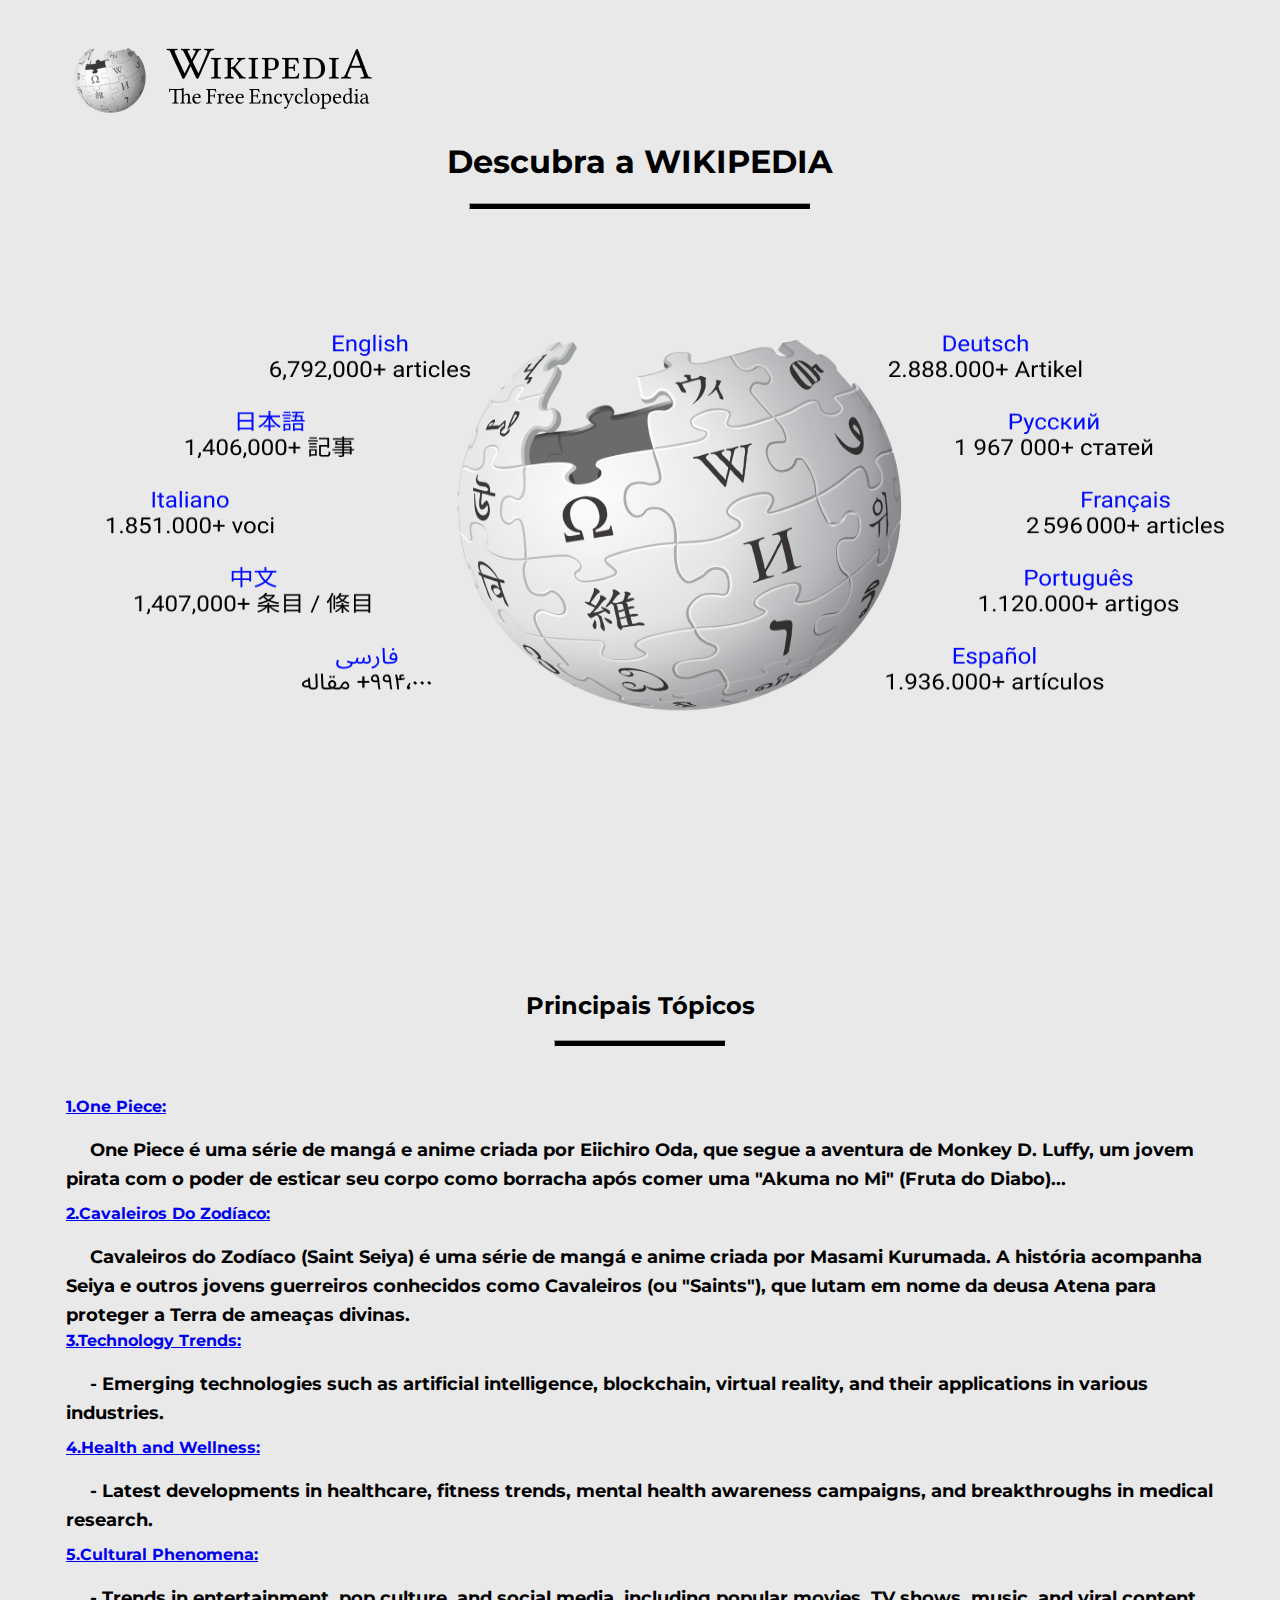
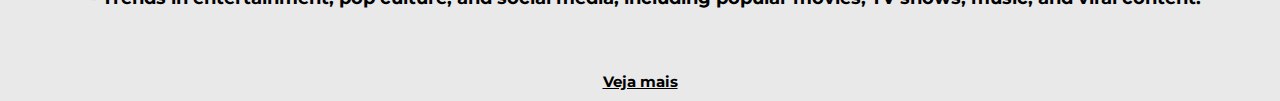
<file: index.html>
<!DOCTYPE html>
<html lang="en">
<head>
    <meta charset="UTF-8">
    <meta name="viewport" content="width=device-width, initial-scale=1.0">
    <link rel="stylesheet" href="style.css">
    <link rel="preconnect" href="https://fonts.googleapis.com">
    <link rel="preconnect" href="https://fonts.gstatic.com" crossorigin>
    <link href="https://fonts.googleapis.com/css2?family=Montserrat:ital,wght@0,100..900;1,100..900&display=swap" rel="stylesheet">
    <title>Wikipédia</title>
</head>
<body>
    <img src="logoWiki.png" alt="" class="img1">
    <h1 class="texto1"> Descubra a WIKIPEDIA</h1>
    <hr class="linha1"> 
    <img src="mundoWiki.png" alt="" class="img2">
    <h2>Principais Tópicos</h2>
    <hr class="linha2"> 
    <P class="onepiece"> <b><a href="onepiece.html" class="pag1"> 1.One Piece: </a></b></P>
    <p class="p1"> <b>One Piece é uma série de mangá e anime criada por Eiichiro Oda, que segue a aventura de Monkey D. Luffy, um jovem pirata com o poder de esticar seu corpo como borracha após comer uma "Akuma no Mi" (Fruta do Diabo)...</b></p>
    <P class="onepiece"> <b><a href="cavaleiros.html" class="pag1"> 2.Cavaleiros Do Zodíaco: </a></b></P>
    <p class="p1"> <b>Cavaleiros do Zodíaco (Saint Seiya) é uma série de mangá e anime criada por Masami Kurumada. A história acompanha Seiya e outros jovens guerreiros conhecidos como Cavaleiros (ou "Saints"), que lutam em nome da deusa Atena para proteger a Terra de ameaças divinas. </b></p>
    <P class="p2"> <b><a href="#" class="pag1"> 3.Technology Trends:</a></b></P>
    <p class="p1"> <b> - Emerging technologies such as artificial intelligence, blockchain, virtual reality, and their applications in various industries.</b></p>
    <P class="onepiece"> <b><a href="#" class="pag1"> 4.Health and Wellness:</a></b></P>
    <p class="p1"> <b> - Latest developments in healthcare, fitness trends, mental health awareness campaigns, and breakthroughs in medical research.</b></p>
    <P class="onepiece"> <b><a href="#" class="pag1"> 5.Cultural Phenomena:</a></b></P>
    <p class="p1"> <b> - Trends in entertainment, pop culture, and social media, including popular movies, TV shows, music, and viral content.</b></p>
    <p class="final"><u> <b> Veja mais </b></u></p>
    

</body>
</html>
</file>
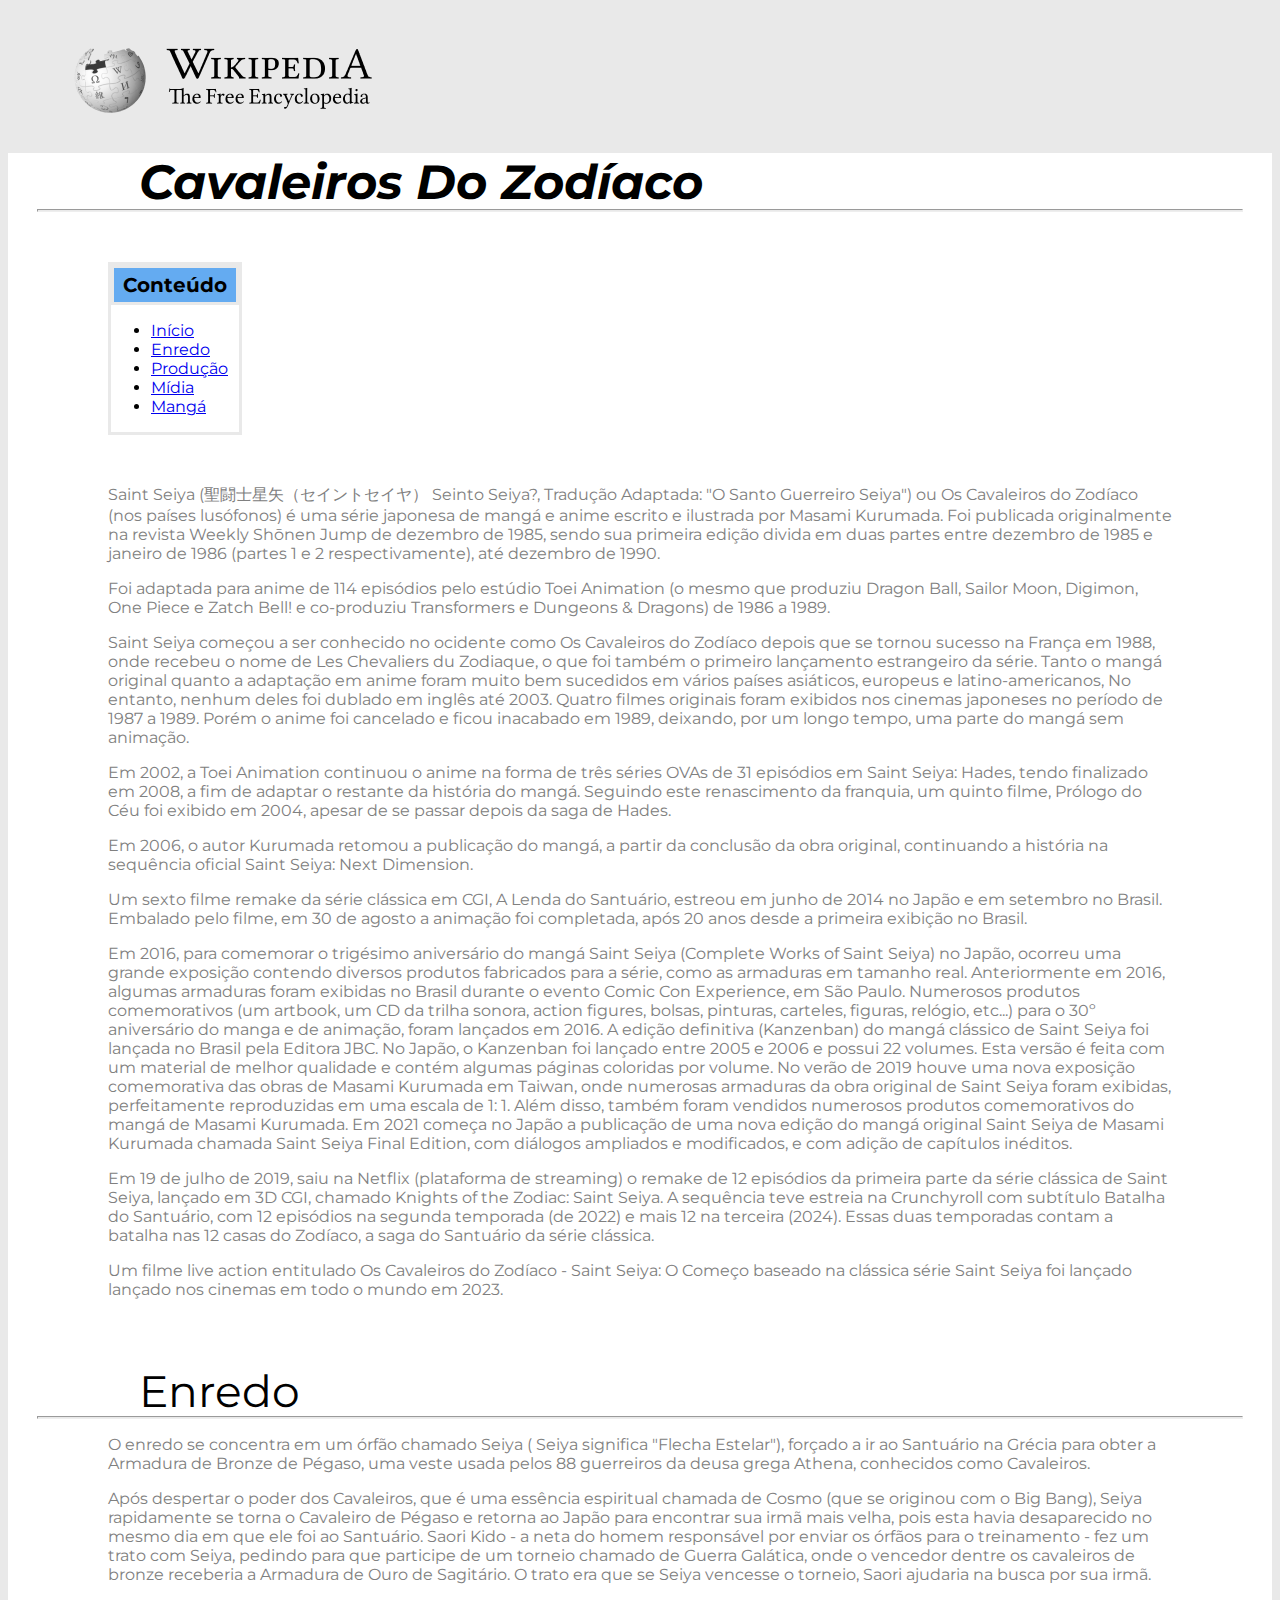
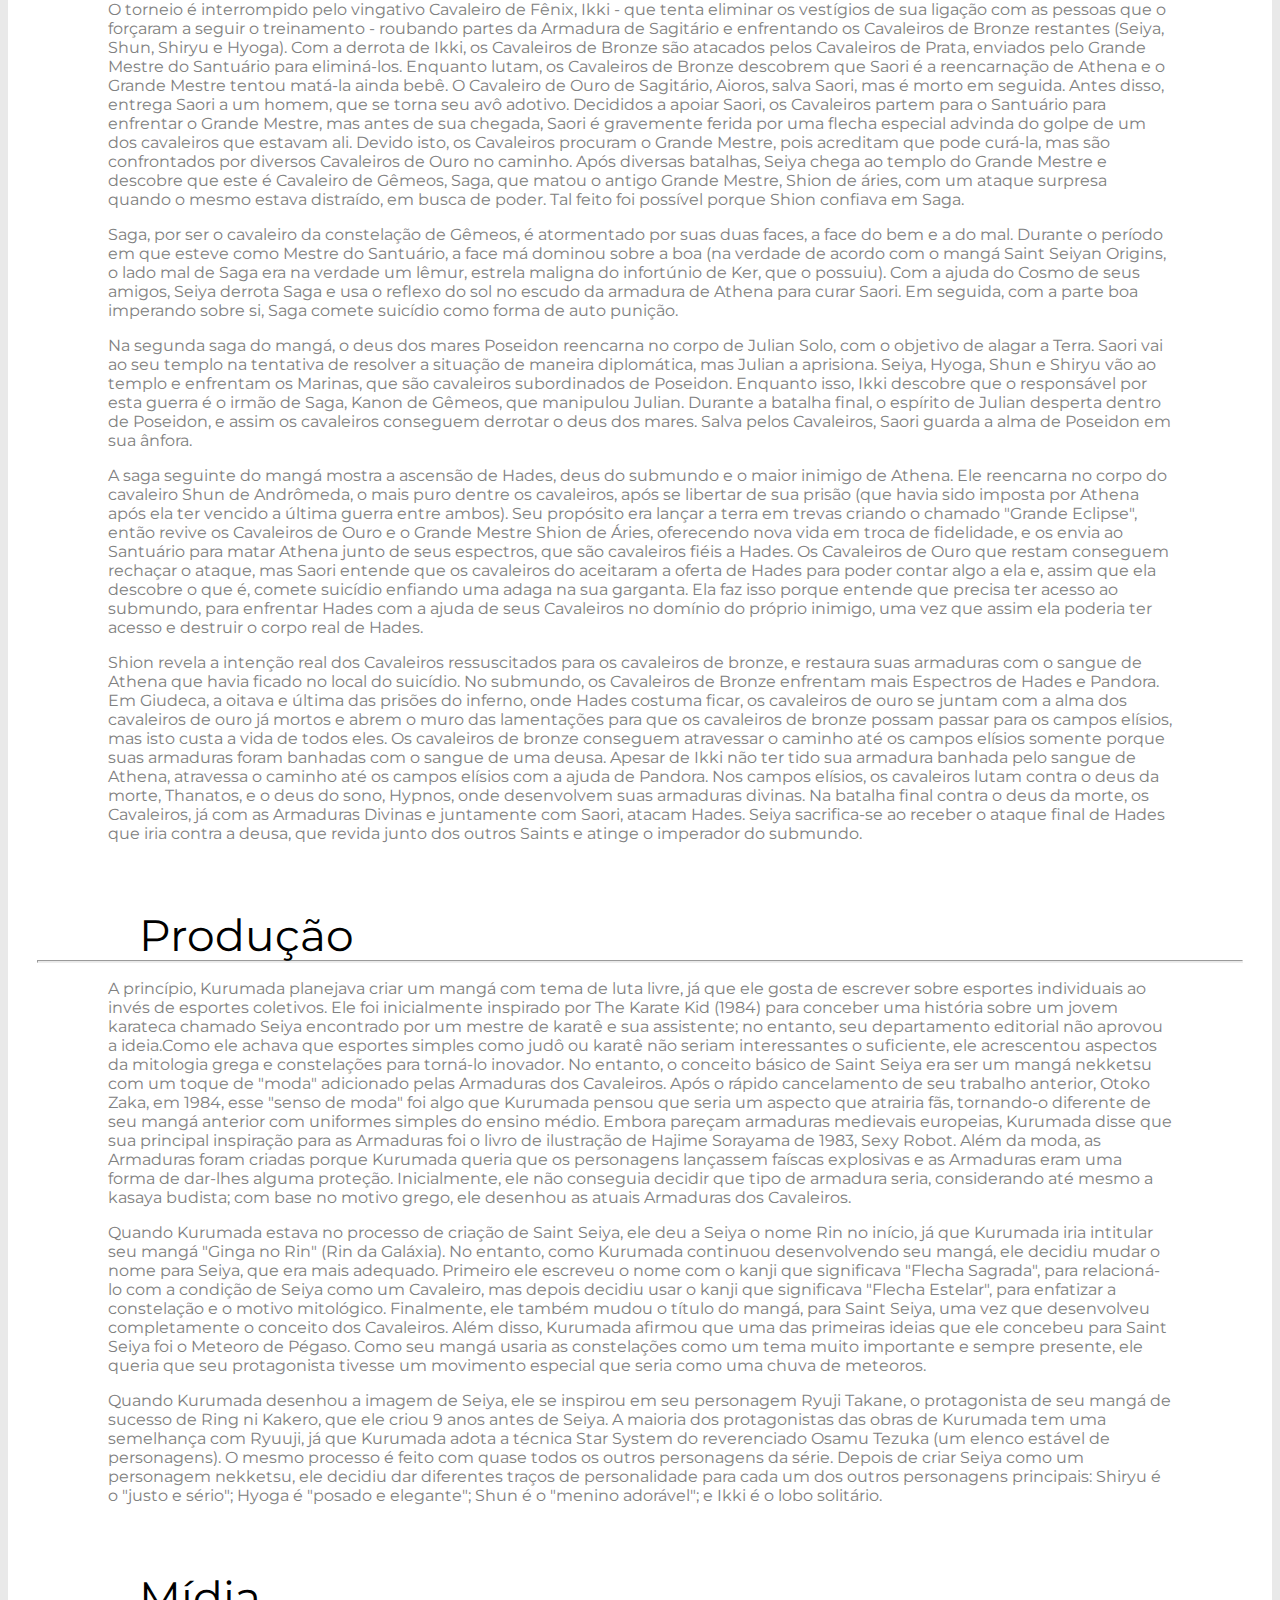
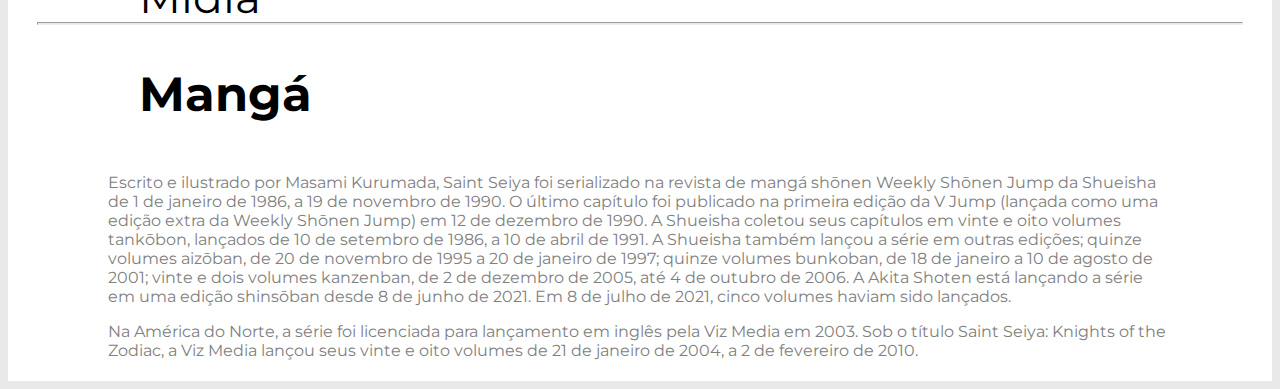
<file: cavaleiros.html>
<!DOCTYPE html>
<html lang="en">
<head>
    <meta charset="UTF-8">
    <meta name="viewport" content="width=device-width, initial-scale=1.0">
    <link rel="stylesheet" href="cavaleirosstyle.css">
    <link rel="preconnect" href="https://fonts.googleapis.com">
    <link rel="preconnect" href="https://fonts.gstatic.com" crossorigin>
    <link href="https://fonts.googleapis.com/css2?family=Montserrat:ital,wght@0,100..900;1,100..900&display=swap" rel="stylesheet">
    <title>Cavaleiros Do Zodíaco</title>
</head>
<body>

    <a href="index.html"><img src="logoWiki.png" alt="" class="img1" ></a> 
    <div>
        <h1><i>Cavaleiros Do Zodíaco</i></h1>
        <hr>
        <div class="lista1">
            <div class="cont">
                <b>Conteúdo</b>
            </div>
            <div>
                <ul>
                    <u>
                        <li> <a href="#Início"> Início</a></li>
                        <li> <a href="#Enredo"> Enredo</a></li>
                        <li> <a href="#Produção"> Produção</a></li>
                        <li> <a href="#Mídia"> Mídia</a></li>
                        <li> <a href="#Mangá"> Mangá</a></li>
                    </u>
                </ul>
            </div>
        </div>
        <div class="texto">
            <p>
                Saint Seiya (聖闘士星矢（セイントセイヤ） Seinto Seiya?, Tradução Adaptada: "O Santo Guerreiro Seiya") ou Os Cavaleiros do Zodíaco (nos países lusófonos) é uma série japonesa de mangá e anime escrito e ilustrada por Masami Kurumada. Foi publicada originalmente na revista Weekly Shōnen Jump  de dezembro de 1985, sendo sua primeira edição divida em duas partes  entre dezembro de 1985 e janeiro de 1986 (partes 1 e 2 respectivamente),  até dezembro de 1990.
            </p>
            <p>  
                Foi adaptada para anime de 114 episódios pelo estúdio Toei Animation (o mesmo que produziu Dragon Ball, Sailor Moon, Digimon, One Piece e Zatch Bell! e co-produziu Transformers e Dungeons  & Dragons) de 1986 a 1989.
            </p>
            <p>
                Saint Seiya começou a ser conhecido no ocidente como Os Cavaleiros do Zodíaco depois que se tornou sucesso na França em 1988, onde recebeu o nome de Les Chevaliers du Zodiaque, o que foi também o primeiro lançamento estrangeiro da série. Tanto o mangá original quanto a adaptação em anime foram muito bem sucedidos em vários países asiáticos, europeus e latino-americanos, No entanto, nenhum deles foi dublado em inglês até 2003. Quatro filmes originais foram exibidos nos cinemas japoneses no período de 1987 a 1989. Porém o anime foi cancelado e ficou inacabado em 1989, deixando, por um longo tempo, uma parte do mangá sem animação.
            </p>
            <p>
                Em 2002, a Toei Animation continuou o anime na forma de três séries OVAs de 31 episódios em Saint Seiya: Hades, tendo finalizado em 2008, a fim de adaptar o restante da história do mangá. Seguindo este renascimento da franquia, um quinto filme, Prólogo do Céu foi exibido em 2004, apesar de se passar depois da saga de Hades.
            </p>
            <p>
                Em 2006,  o autor Kurumada retomou a publicação do mangá, a partir da conclusão  da obra original, continuando a história na sequência oficial Saint Seiya: Next Dimension.
            </p>
            <p>
                Um sexto filme remake da série clássica em CGI, A Lenda do Santuário, estreou em junho de 2014 no Japão e em setembro no Brasil. Embalado pelo filme, em 30 de agosto a animação foi completada, após 20 anos desde a primeira exibição no Brasil.
            </p>
            <p>
                Em 2016,  para comemorar o trigésimo aniversário do mangá Saint Seiya (Complete  Works of Saint Seiya) no Japão, ocorreu uma grande exposição contendo  diversos produtos fabricados para a série, como as armaduras em tamanho  real. Anteriormente em 2016, algumas armaduras foram exibidas no Brasil durante o evento Comic Con Experience, em São Paulo. Numerosos produtos comemorativos (um artbook, um CD da trilha sonora, action figures, bolsas, pinturas, carteles, figuras, relógio, etc...) para o 30º aniversário do manga e de animação, foram lançados em 2016. A edição definitiva (Kanzenban) do mangá clássico de Saint Seiya foi lançada no Brasil pela Editora JBC. No Japão, o Kanzenban foi lançado entre 2005 e 2006 e possui 22 volumes. Esta versão é feita com um material de melhor qualidade e contém algumas páginas coloridas por volume. No verão de 2019  houve uma nova exposição comemorativa das obras de Masami Kurumada em  Taiwan, onde numerosas armaduras da obra original de Saint Seiya foram  exibidas, perfeitamente reproduzidas em uma escala de 1: 1. Além disso,  também foram vendidos numerosos produtos comemorativos do mangá de  Masami Kurumada. Em 2021 começa no Japão a publicação de uma nova edição do mangá original Saint Seiya de Masami Kurumada chamada Saint Seiya Final Edition, com diálogos ampliados e modificados, e com adição de capítulos inéditos. 
            </p>
            <p>
                Em 19 de julho de 2019, saiu na Netflix  (plataforma de streaming) o remake de 12 episódios da primeira parte da  série clássica de Saint Seiya, lançado em 3D CGI, chamado Knights of the Zodiac: Saint Seiya. A sequência teve estreia na Crunchyroll com subtítulo Batalha do Santuário, com 12 episódios na segunda temporada (de 2022) e mais 12 na terceira (2024). Essas duas temporadas contam a batalha nas 12 casas do Zodíaco, a saga do Santuário da série clássica.
            </p>
            <p>
                Um filme live action entitulado Os Cavaleiros do Zodíaco - Saint Seiya: O Começo baseado na clássica série Saint Seiya foi lançado lançado nos cinemas em todo o mundo em 2023.
            </p>
        </div>
        <P class="sinop" id="Enredo"> Enredo</P>
        <hr>
        <div class="texto">
            <p>
                O enredo se concentra em um órfão chamado Seiya ( Seiya significa "Flecha Estelar"), forçado a ir ao Santuário na Grécia para obter a Armadura de Bronze de Pégaso, uma veste usada pelos 88 guerreiros da deusa grega Athena, conhecidos como Cavaleiros.
            </p>
            <p>
                Após despertar o poder dos Cavaleiros, que é uma essência espiritual chamada de Cosmo (que se originou com o Big Bang),  Seiya rapidamente se torna o Cavaleiro de Pégaso e retorna ao Japão  para encontrar sua irmã mais velha, pois esta havia desaparecido no  mesmo dia em que ele foi ao Santuário. Saori Kido  - a neta do homem responsável por enviar os órfãos para o treinamento -  fez um trato com Seiya, pedindo para que participe de um torneio  chamado de Guerra Galática, onde o vencedor dentre os cavaleiros de  bronze receberia a Armadura de Ouro de Sagitário. O trato era que se  Seiya vencesse o torneio, Saori ajudaria na busca por sua irmã.
            </p>
            <p>
                O torneio é interrompido pelo vingativo Cavaleiro de Fênix, Ikki -  que tenta eliminar os vestígios de sua ligação com as pessoas que o  forçaram a seguir o treinamento - roubando partes da Armadura de  Sagitário e enfrentando os Cavaleiros de Bronze restantes (Seiya, Shun,  Shiryu e Hyoga). Com a derrota de Ikki, os Cavaleiros de Bronze são  atacados pelos Cavaleiros de Prata, enviados pelo Grande Mestre do  Santuário para eliminá-los. Enquanto lutam, os Cavaleiros de Bronze  descobrem que Saori é a reencarnação de Athena e o Grande Mestre tentou  matá-la ainda bebê. O Cavaleiro de Ouro de Sagitário, Aioros, salva  Saori, mas é morto em seguida. Antes disso, entrega Saori a um homem,  que se torna seu avô adotivo. Decididos a apoiar Saori, os Cavaleiros  partem para o Santuário para enfrentar o Grande Mestre, mas antes de sua  chegada, Saori é gravemente ferida por uma flecha especial advinda do  golpe de um dos cavaleiros que estavam ali. Devido isto, os Cavaleiros  procuram o Grande Mestre, pois acreditam que pode curá-la, mas são  confrontados por diversos Cavaleiros de Ouro no caminho. Após diversas  batalhas, Seiya chega ao templo do Grande Mestre e descobre que este é  Cavaleiro de Gêmeos, Saga, que matou o antigo Grande Mestre, Shion de  áries, com um ataque surpresa quando o mesmo estava distraído, em busca  de poder. Tal feito foi possível porque Shion confiava em Saga.
            </p>
            <p>
                Saga, por ser o cavaleiro da constelação  de Gêmeos, é atormentado por suas duas faces, a face do bem e a do mal.  Durante o período em que esteve como Mestre do Santuário, a face má  dominou sobre a boa (na verdade de acordo com o mangá Saint Seiyan  Origins, o lado mal de Saga era na verdade um lêmur, estrela maligna do  infortúnio de Ker, que o possuiu). Com a ajuda do Cosmo de seus amigos,  Seiya derrota Saga e usa o reflexo do sol no escudo da armadura de  Athena para curar Saori. Em seguida, com a parte boa imperando sobre si,  Saga comete suicídio como forma de auto punição.
            </p>
            <p>
                Na segunda saga do mangá, o deus dos mares Poseidon  reencarna no corpo de Julian Solo, com o objetivo de alagar a Terra.  Saori vai ao seu templo na tentativa de resolver a situação de maneira  diplomática, mas Julian a aprisiona. Seiya, Hyoga, Shun e Shiryu vão ao  templo e enfrentam os Marinas, que são cavaleiros subordinados de  Poseidon. Enquanto isso, Ikki descobre que o responsável por esta guerra  é o irmão de Saga, Kanon de Gêmeos, que manipulou Julian. Durante a  batalha final, o espírito de Julian desperta dentro de Poseidon, e assim  os cavaleiros conseguem derrotar o deus dos mares. Salva pelos  Cavaleiros, Saori guarda a alma de Poseidon em sua ânfora.
            </p>
            <p>
                A saga seguinte do mangá mostra a ascensão de Hades,  deus do submundo e o maior inimigo de Athena. Ele reencarna no corpo do  cavaleiro Shun de Andrômeda, o mais puro dentre os cavaleiros, após se  libertar de sua prisão (que havia sido imposta por Athena após ela ter  vencido a última guerra entre ambos). Seu propósito era lançar a terra  em trevas criando o chamado "Grande Eclipse", então revive os Cavaleiros  de Ouro e o Grande Mestre Shion de Áries, oferecendo nova vida em troca  de fidelidade, e os envia ao Santuário para matar Athena junto de seus  espectros, que são cavaleiros fiéis a Hades. Os Cavaleiros de Ouro que  restam conseguem rechaçar o ataque, mas Saori entende que os cavaleiros  do aceitaram a oferta de Hades para poder contar algo a ela e, assim que  ela descobre o que é, comete suicídio enfiando uma adaga na sua  garganta. Ela faz isso porque entende que precisa ter acesso ao  submundo, para enfrentar Hades com a ajuda de seus Cavaleiros no domínio  do próprio inimigo, uma vez que assim ela poderia ter acesso e destruir  o corpo real de Hades.
            </p>
            <p>
                Shion revela a intenção real dos Cavaleiros ressuscitados para os  cavaleiros de bronze, e restaura suas armaduras com o sangue de Athena  que havia ficado no local do suicídio. No submundo, os Cavaleiros de  Bronze enfrentam mais Espectros de Hades e Pandora.  Em Giudeca, a oitava e última das prisões do inferno, onde Hades  costuma ficar, os cavaleiros de ouro se juntam com a alma dos cavaleiros  de ouro já mortos e abrem o muro das lamentações para que os cavaleiros  de bronze possam passar para os campos elísios, mas isto custa a vida  de todos eles. Os cavaleiros de bronze conseguem atravessar o caminho  até os campos elísios somente porque suas armaduras foram banhadas com o  sangue de uma deusa. Apesar de Ikki não ter tido sua armadura banhada  pelo sangue de Athena, atravessa o caminho até os campos elísios com a  ajuda de Pandora. Nos campos elísios, os cavaleiros lutam contra o deus  da morte, Thanatos, e o deus do sono, Hypnos,  onde desenvolvem suas armaduras divinas. Na batalha final contra o deus  da morte, os Cavaleiros, já com as Armaduras Divinas e juntamente com  Saori, atacam Hades. Seiya sacrifica-se ao receber o ataque final de  Hades que iria contra a deusa, que revida junto dos outros Saints e  atinge o imperador do submundo.
            </p>
        </div>
        <P class="sinop" id="Produção"> Produção</P>
        <hr>
        <div class="texto">
            <p>
                A princípio, Kurumada planejava criar um mangá com tema de luta livre, já que ele gosta de escrever sobre esportes individuais ao invés de esportes coletivos. Ele foi inicialmente inspirado por The Karate Kid (1984) para conceber uma história sobre um jovem karateca chamado Seiya encontrado por um mestre de karatê e sua assistente; no entanto, seu departamento editorial não aprovou a ideia.Como ele achava que esportes simples como judô ou karatê não seriam interessantes o suficiente, ele acrescentou aspectos da mitologia grega e constelações para torná-lo inovador. No entanto, o conceito básico de Saint Seiya era ser um mangá nekketsu com um toque de "moda" adicionado pelas Armaduras dos Cavaleiros. Após o rápido cancelamento de seu trabalho anterior, Otoko Zaka,  em 1984, esse "senso de moda" foi algo que Kurumada pensou que seria um  aspecto que atrairia fãs, tornando-o diferente de seu mangá anterior  com uniformes simples do ensino médio. Embora pareçam armaduras medievais europeias, Kurumada disse que sua principal inspiração para as Armaduras foi o livro de ilustração de Hajime Sorayama de 1983, Sexy Robot.  Além da moda, as Armaduras foram criadas porque Kurumada queria que os  personagens lançassem faíscas explosivas e as Armaduras eram uma forma  de dar-lhes alguma proteção. Inicialmente, ele não conseguia decidir que tipo de armadura seria, considerando até mesmo a kasaya budista; com base no motivo grego, ele desenhou as atuais Armaduras dos Cavaleiros.
            </p>
            <p>  
                Quando Kurumada estava no processo de criação de Saint Seiya,  ele deu a Seiya o nome Rin no início, já que Kurumada iria intitular  seu mangá "Ginga no Rin" (Rin da Galáxia). No entanto, como Kurumada  continuou desenvolvendo seu mangá, ele decidiu mudar o nome para Seiya,  que era mais adequado. Primeiro ele escreveu o nome com o kanji  que significava "Flecha Sagrada", para relacioná-lo com a condição de  Seiya como um Cavaleiro, mas depois decidiu usar o kanji que significava  "Flecha Estelar", para enfatizar a constelação e o motivo mitológico.  Finalmente, ele também mudou o título do mangá, para Saint Seiya,  uma vez que desenvolveu completamente o conceito dos Cavaleiros. Além  disso, Kurumada afirmou que uma das primeiras ideias que ele concebeu  para Saint Seiya foi o Meteoro de Pégaso. Como seu mangá usaria  as constelações como um tema muito importante e sempre presente, ele  queria que seu protagonista tivesse um movimento especial que seria como  uma chuva de meteoros.
            <p>
                Quando Kurumada desenhou a imagem de Seiya, ele se inspirou em  seu personagem Ryuji Takane, o protagonista de seu mangá de sucesso de Ring ni Kakero,  que ele criou 9 anos antes de Seiya. A maioria dos protagonistas das  obras de Kurumada tem uma semelhança com Ryuuji, já que Kurumada adota a  técnica Star System do reverenciado Osamu Tezuka (um elenco estável de personagens). O mesmo processo é feito com quase todos os outros personagens da série. Depois de criar Seiya como um personagem nekketsu,  ele decidiu dar diferentes traços de personalidade para cada um dos  outros personagens principais: Shiryu é o "justo e sério"; Hyoga é  "posado e elegante"; Shun é o "menino adorável"; e Ikki é o lobo  solitário.
            </p>
        </div>
        <P class="sinop" id="Mídia"> Mídia</P>
        <hr>
        <h2 id="Mangá"> Mangá</h2>
        <div class="texto">
            <p>
                Escrito e ilustrado por Masami Kurumada, Saint Seiya foi serializado na revista de mangá shōnen Weekly Shōnen Jump da Shueisha de 1 de janeiro de 1986, a 19 de novembro de 1990. O último capítulo foi publicado na primeira edição da V Jump (lançada como uma edição extra da Weekly Shōnen Jump) em 12 de dezembro de 1990. A Shueisha coletou seus capítulos em vinte e oito volumes tankōbon, lançados de 10 de setembro de 1986, a 10 de abril de 1991. A Shueisha também lançou a série em outras edições; quinze volumes aizōban, de 20 de novembro de 1995 a 20 de janeiro de 1997; quinze volumes bunkoban, de 18 de janeiro a 10 de agosto de 2001; vinte e dois volumes kanzenban, de 2 de dezembro de 2005, até 4 de outubro de 2006. A Akita Shoten está lançando a série em uma edição shinsōban desde 8 de junho de 2021. Em 8 de julho de 2021, cinco volumes haviam sido lançados.
            </p>
            <p>
                Na América do Norte, a série foi licenciada para lançamento em inglês pela Viz Media em 2003. Sob o título Saint Seiya: Knights of the Zodiac, a Viz Media lançou seus vinte e oito volumes de 21 de janeiro de 2004, a 2 de fevereiro de 2010.
            </p>
        </div>
    </div>
</body>
</html>
</file>
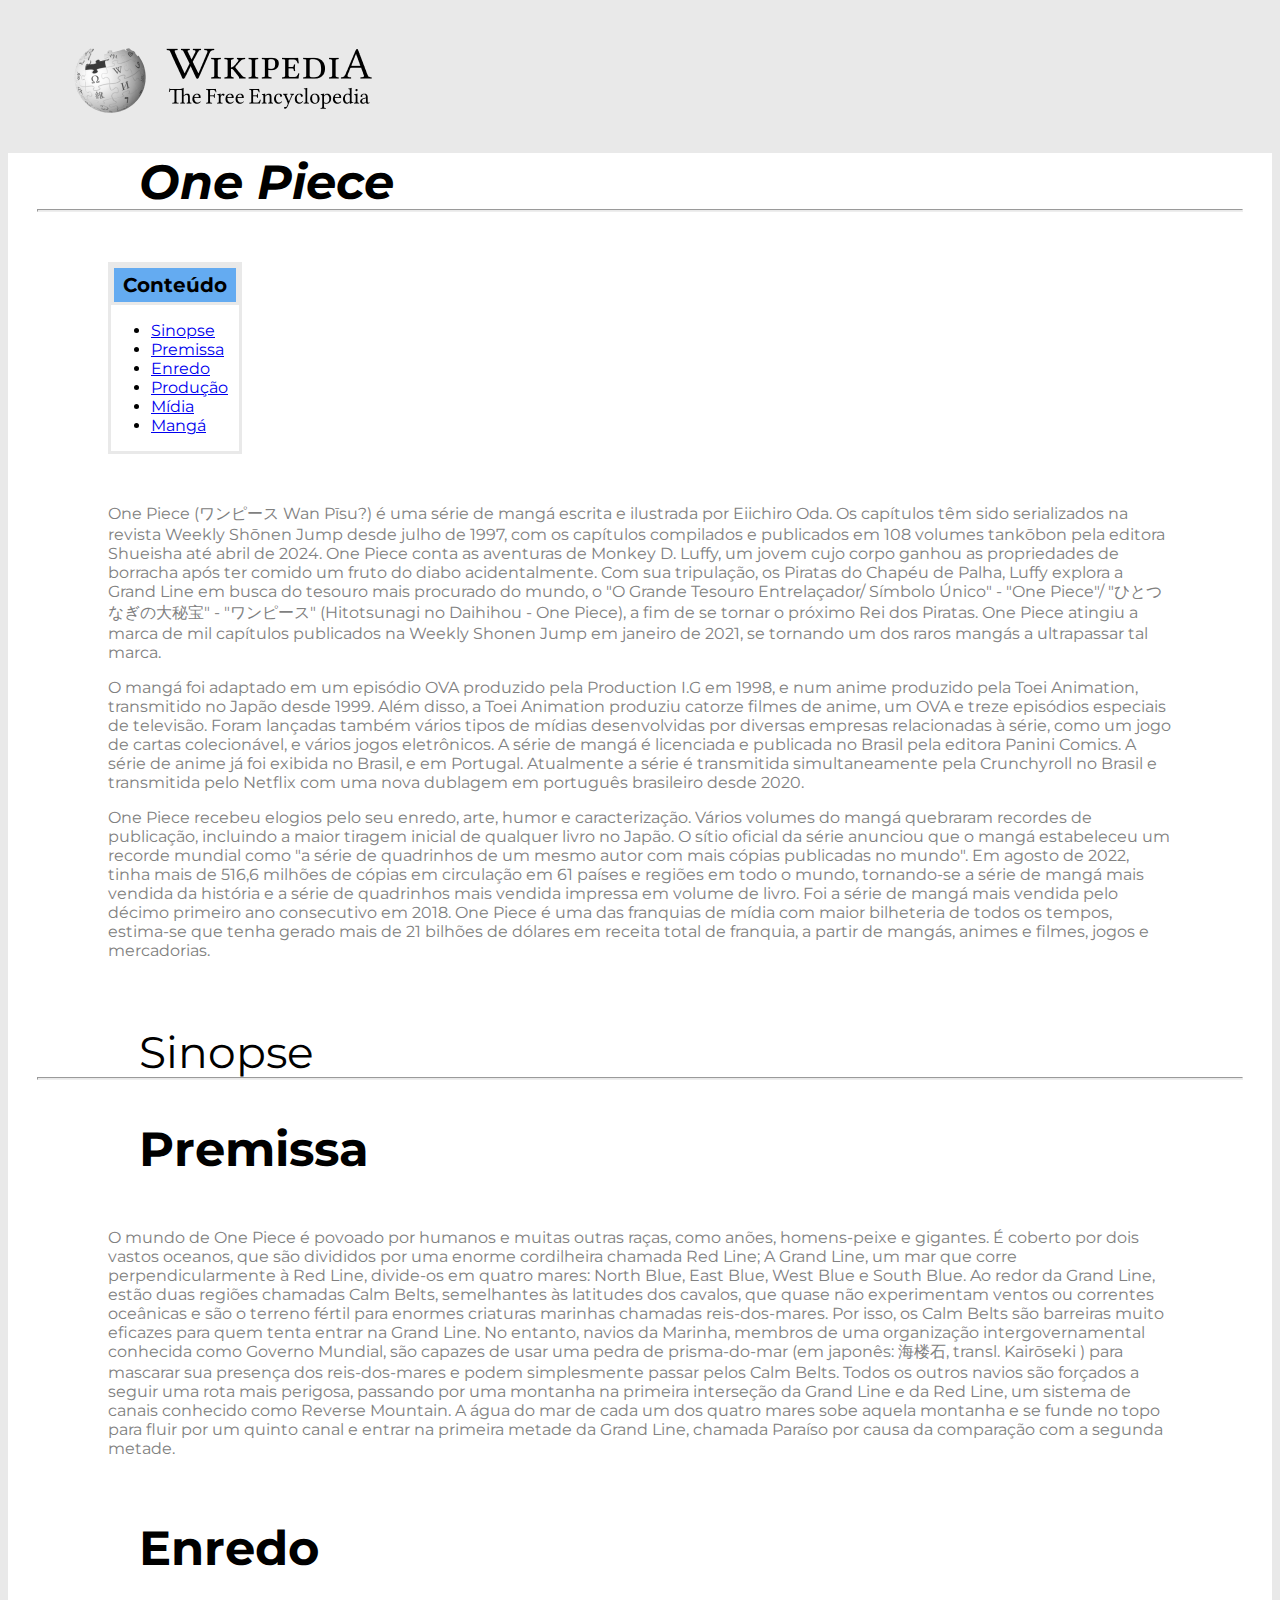
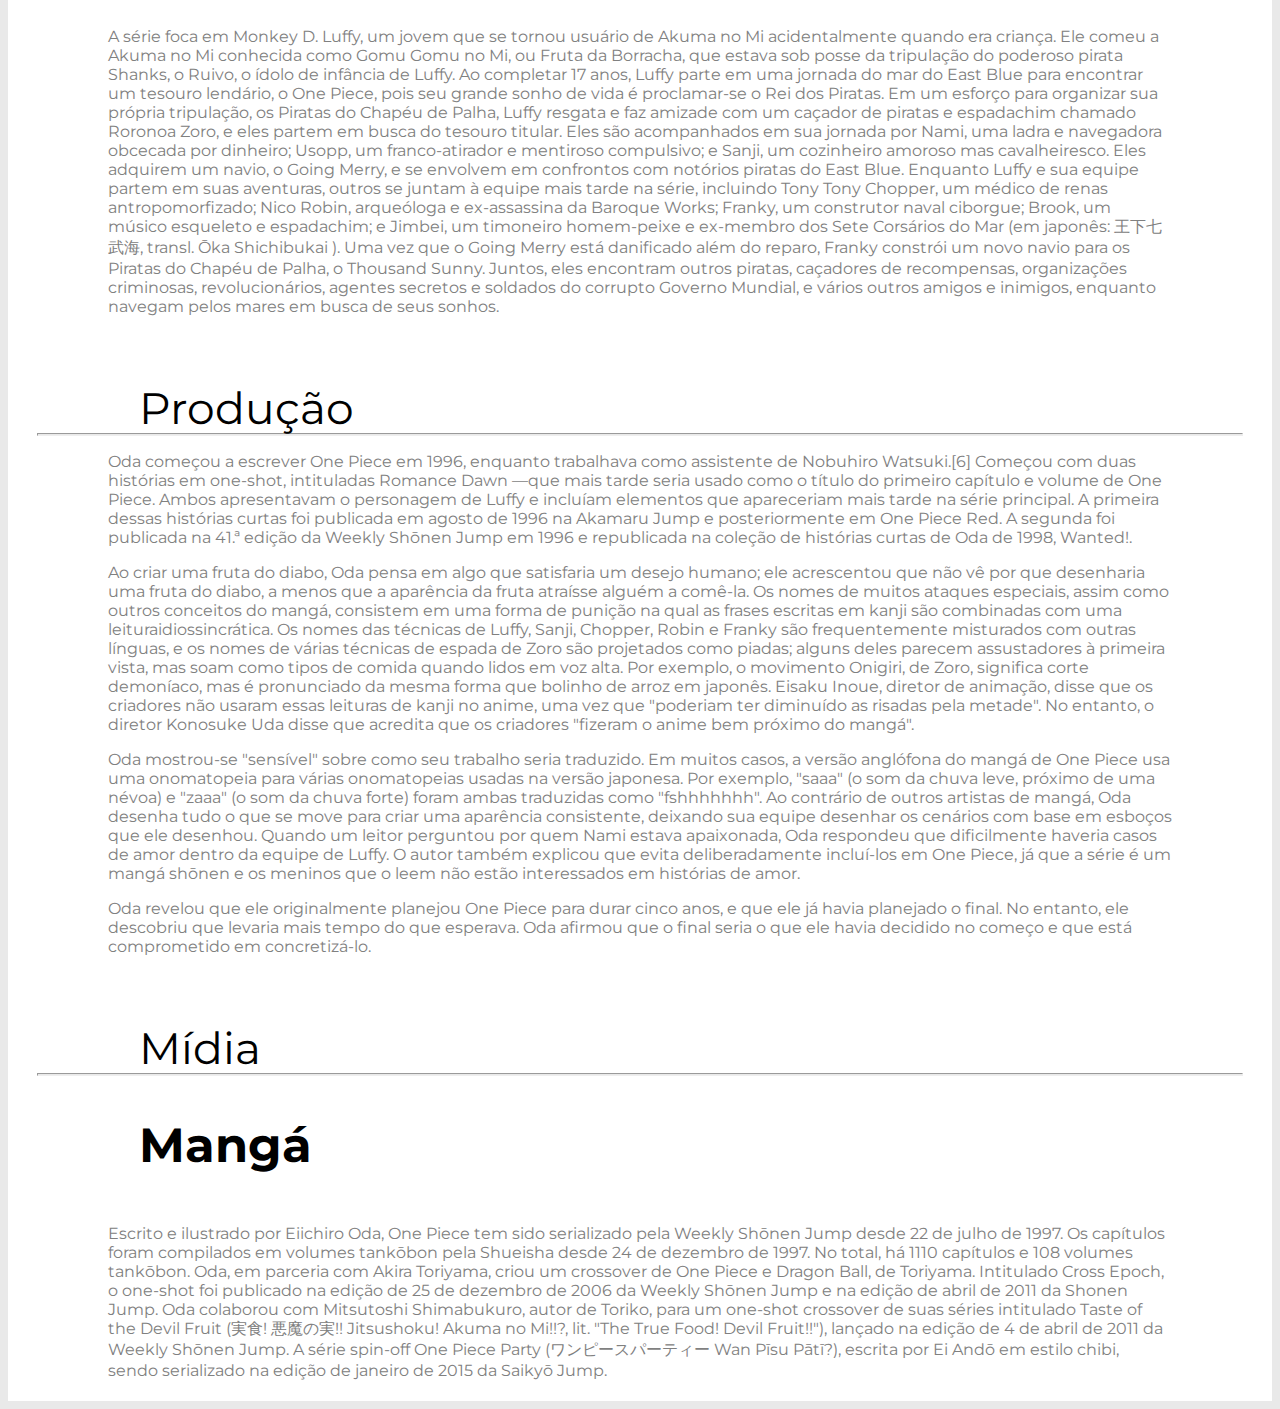
<file: onepiece.html>
<!DOCTYPE html>
<html lang="en">
<head>
    <meta charset="UTF-8">
    <meta name="viewport" content="width=device-width, initial-scale=1.0">
    <link rel="stylesheet" href="piecestyle.css">
    <link rel="preconnect" href="https://fonts.googleapis.com">
    <link rel="preconnect" href="https://fonts.gstatic.com" crossorigin>
    <link href="https://fonts.googleapis.com/css2?family=Montserrat:ital,wght@0,100..900;1,100..900&display=swap" rel="stylesheet">
    <title>One Piece</title>
</head>
<body>

    <a href="index.html"><img src="logoWiki.png" alt="" class="img1" ></a> 
    <div>
        <h1><i>One Piece</i></h1>
        <hr>
        <div class="lista1">
            <div class="cont">
                <b>Conteúdo</b>
            </div>
            <div>
                <ul>
                    <u>
                        <li> <a href="#Sinopse"> Sinopse</a></li>
                        <li> <a href="#Premissa"> Premissa</a></li>
                        <li> <a href="#Enredo"> Enredo</a></li>
                        <li> <a href="#Produção"> Produção</a></li>
                        <li> <a href="#Mídia"> Mídia</a></li>
                        <li> <a href="#Mangá"> Mangá</a></li>
                    </u>
                </ul>
            </div>
        </div>
        <div class="texto">
            <p>
                One Piece (ワンピース Wan Pīsu?) é uma série de mangá escrita e ilustrada por Eiichiro Oda. Os capítulos têm sido serializados na revista Weekly Shōnen Jump desde julho de 1997, com os capítulos compilados e publicados em 108 volumes tankōbon pela editora Shueisha até abril de 2024. One Piece conta as aventuras de Monkey D. Luffy,  um jovem cujo corpo ganhou as propriedades de borracha após ter comido  um fruto do diabo acidentalmente. Com sua tripulação, os Piratas do  Chapéu de Palha, Luffy explora a Grand Line  em busca do tesouro mais procurado do mundo, o "O Grande Tesouro  Entrelaçador/ Símbolo Único" - "One Piece"/ "ひとつなぎの大秘宝" - "ワンピース" (Hitotsunagi no Daihihou - One Piece), a fim de se tornar o próximo Rei dos Piratas. One Piece atingiu a marca de mil capítulos publicados na Weekly Shonen Jump em janeiro de 2021, se tornando um dos raros mangás a ultrapassar tal marca.
            </p>
            <p>  
                O mangá foi adaptado em um episódio OVA produzido pela Production I.G em 1998, e num anime produzido pela Toei Animation, transmitido no Japão desde 1999. Além disso, a Toei Animation  produziu catorze filmes de anime, um OVA e treze episódios especiais de  televisão. Foram lançadas também vários tipos de mídias desenvolvidas  por diversas empresas relacionadas à série, como um jogo de cartas colecionável, e vários jogos eletrônicos. A série de mangá é licenciada e publicada no Brasil pela editora Panini Comics. A série de anime já foi exibida no Brasil, e em Portugal. Atualmente a série é transmitida simultaneamente pela Crunchyroll no Brasil e transmitida pelo Netflix com uma nova dublagem em português brasileiro desde 2020.
            </p>
            <p>
                One Piece recebeu elogios pelo seu enredo,  arte, humor e caracterização. Vários volumes do mangá quebraram  recordes de publicação, incluindo a maior tiragem inicial de qualquer  livro no Japão. O sítio oficial da série anunciou que o mangá  estabeleceu um recorde mundial  como "a série de quadrinhos de um mesmo autor com mais cópias  publicadas no mundo". Em agosto de 2022, tinha mais de 516,6 milhões de  cópias em circulação em 61 países e regiões em todo o mundo, tornando-se  a série de mangá mais vendida da história  e a série de quadrinhos mais vendida impressa em volume de livro. Foi a  série de mangá mais vendida pelo décimo primeiro ano consecutivo em  2018. One Piece é uma das franquias de mídia com maior bilheteria  de todos os tempos, estima-se que tenha gerado mais de 21 bilhões de  dólares em receita total de franquia, a partir de mangás, animes e  filmes, jogos e mercadorias.
            </p>
        </div>
        <P class="sinop" id="Sinopse"> Sinopse</P>
        <hr>
        <h2 id="Premissa"> Premissa</h2>
        <div class="texto">
            <p>O mundo de One Piece é povoado por humanos e muitas outras raças, como anões, homens-peixe e gigantes. É coberto por dois vastos oceanos, que são divididos por uma enorme cordilheira chamada Red Line; A Grand Line, um mar que corre perpendicularmente à Red Line, divide-os em quatro mares: North Blue, East Blue, West Blue e South Blue. Ao redor da Grand Line, estão duas regiões chamadas Calm Belts, semelhantes às latitudes dos cavalos, que quase não experimentam ventos ou correntes oceânicas  e são o terreno fértil para enormes criaturas marinhas chamadas  reis-dos-mares. Por isso, os Calm Belts são barreiras muito eficazes  para quem tenta entrar na Grand Line. No entanto, navios da Marinha, membros de uma organização intergovernamental conhecida como Governo Mundial, são capazes de usar uma pedra de prisma-do-mar (em japonês:  海楼石, transl. Kairōseki ) para mascarar sua presença dos reis-dos-mares e podem simplesmente  passar pelos Calm Belts. Todos os outros navios são forçados a seguir  uma rota mais perigosa, passando por uma montanha na primeira interseção da Grand Line e da Red Line, um sistema de canais conhecido como Reverse Mountain. A água do mar  de cada um dos quatro mares sobe aquela montanha e se funde no topo  para fluir por um quinto canal e entrar na primeira metade da Grand  Line, chamada Paraíso por causa da comparação com a segunda metade.</p>
        </div>
        <h2 id="Enredo"> Enredo</h2>
        <div class="texto">
            <p>A série foca em Monkey D. Luffy, um jovem que se tornou usuário de Akuma no Mi  acidentalmente quando era criança. Ele comeu a Akuma no Mi conhecida  como Gomu Gomu no Mi, ou Fruta da Borracha, que estava sob posse da  tripulação do poderoso pirata Shanks, o Ruivo,  o ídolo de infância de Luffy. Ao completar 17 anos, Luffy parte em uma  jornada do mar do East Blue para encontrar um tesouro lendário, o One  Piece, pois seu grande sonho de vida é proclamar-se o Rei dos Piratas.  Em um esforço para organizar sua própria tripulação, os Piratas do Chapéu de Palha, Luffy resgata e faz amizade com um caçador de piratas e espadachim chamado Roronoa Zoro, e eles partem em busca do tesouro titular. Eles são acompanhados em sua jornada por Nami, uma ladra e navegadora obcecada por dinheiro; Usopp, um franco-atirador e mentiroso compulsivo; e Sanji, um cozinheiro amoroso mas cavalheiresco. Eles adquirem um navio, o Going Merry,  e se envolvem em confrontos com notórios piratas do East Blue. Enquanto  Luffy e sua equipe partem em suas aventuras, outros se juntam à equipe  mais tarde na série, incluindo Tony Tony Chopper, um médico de renas antropomorfizado; Nico Robin, arqueóloga e ex-assassina da Baroque Works; Franky, um construtor naval ciborgue; Brook, um músico esqueleto e espadachim; e Jimbei, um timoneiro homem-peixe e ex-membro dos Sete Corsários do Mar (em japonês:  王下七武海, transl. Ōka Shichibukai ). Uma vez que o Going Merry está danificado além do reparo, Franky constrói um novo navio para os Piratas do Chapéu de Palha, o Thousand Sunny. Juntos, eles encontram outros piratas, caçadores de recompensas, organizações criminosas, revolucionários, agentes secretos e soldados do corrupto Governo Mundial, e vários outros amigos e inimigos, enquanto navegam pelos mares em busca de seus sonhos.</p>
        </div>
        <P class="sinop" id="Produção"> Produção</P>
        <hr>
        <div class="texto">
            <p>
                Oda começou a escrever One Piece em 1996, enquanto trabalhava como assistente de Nobuhiro Watsuki.[6] Começou com duas histórias em one-shot, intituladas Romance Dawn  —que mais tarde seria usado como o título do primeiro capítulo e volume  de One Piece. Ambos apresentavam o personagem de Luffy e incluíam  elementos que apareceriam mais tarde na série principal. A primeira  dessas histórias curtas foi publicada em agosto de 1996 na Akamaru Jump e posteriormente em One Piece Red. A segunda foi publicada na 41.ª edição da Weekly Shōnen Jump em 1996 e republicada na coleção de histórias curtas de Oda de 1998, Wanted!.
            </p>
            <p>  
                Ao criar uma fruta do diabo, Oda pensa em algo que satisfaria um  desejo humano; ele acrescentou que não vê por que desenharia uma fruta  do diabo, a menos que a aparência da fruta atraísse alguém a comê-la. Os nomes de muitos ataques especiais, assim como outros conceitos do  mangá, consistem em uma forma de punição na qual as frases escritas em kanji são combinadas com uma leituraidiossincrática.  Os nomes das técnicas de Luffy, Sanji, Chopper, Robin e Franky são  frequentemente misturados com outras línguas, e os nomes de várias  técnicas de espada de Zoro são projetados como piadas; alguns deles  parecem assustadores à primeira vista, mas soam como tipos de comida  quando lidos em voz alta. Por exemplo, o movimento Onigiri, de Zoro, significa corte demoníaco, mas é pronunciado da mesma forma que bolinho de arroz em japonês. Eisaku Inoue, diretor de animação, disse que os criadores não usaram essas leituras de kanji no anime, uma vez que "poderiam ter diminuído as risadas pela metade". No entanto, o diretor Konosuke Uda disse que acredita que os criadores "fizeram o anime bem próximo do mangá".
            </p>
            <p>
                Oda mostrou-se "sensível" sobre como seu trabalho seria traduzido. Em muitos casos, a versão anglófona do mangá de One Piece usa uma onomatopeia para várias onomatopeias usadas na versão japonesa. Por exemplo, "saaa" (o som da chuva leve, próximo de uma névoa) e "zaaa" (o som da chuva forte) foram ambas traduzidas como "fshhhhhhh".  Ao contrário de outros artistas de mangá, Oda desenha tudo o que se  move para criar uma aparência consistente, deixando sua equipe desenhar  os cenários com base em esboços que ele desenhou.  Quando um leitor perguntou por quem Nami estava apaixonada, Oda  respondeu que dificilmente haveria casos de amor dentro da equipe de  Luffy. O autor também explicou que evita deliberadamente incluí-los em One Piece, já que a série é um mangá shōnen e os meninos que o leem não estão interessados em histórias de amor.
            </p>
            <p>
                Oda revelou que ele originalmente planejou One Piece para  durar cinco anos, e que ele já havia planejado o final. No entanto, ele  descobriu que levaria mais tempo do que esperava. Oda afirmou que o  final seria o que ele havia decidido no começo e que está comprometido  em concretizá-lo.
            </p>
        </div>
        <P class="sinop" id="Mídia"> Mídia</P>
        <hr>
        <h2 id="Mangá"> Mangá</h2>
        <div class="texto">
            <p>
                Escrito e ilustrado por Eiichiro Oda, One Piece tem sido serializado pela Weekly Shōnen Jump desde 22 de julho de 1997. Os capítulos foram compilados em volumes tankōbon pela Shueisha desde 24 de dezembro de 1997. No total, há 1110 capítulos e 108 volumes tankōbon. Oda, em parceria com Akira Toriyama, criou um crossover de One Piece e Dragon Ball, de Toriyama. Intitulado Cross Epoch, o one-shot foi publicado na edição de 25 de dezembro de 2006 da Weekly Shōnen Jump e na edição de abril de 2011 da Shonen Jump. Oda colaborou com Mitsutoshi Shimabukuro, autor de Toriko, para um one-shot crossover de suas séries intitulado Taste of the Devil Fruit (実食! 悪魔の実!! Jitsushoku! Akuma no Mi!!?, lit. "The True Food! Devil Fruit!!"), lançado na edição de 4 de abril de 2011 da Weekly Shōnen Jump. A série spin-off One Piece Party (ワンピースパーティー Wan Pīsu Pātī?), escrita por Ei Andō em estilo chibi, sendo serializado na edição de janeiro de 2015 da Saikyō Jump.

            </p>
        </div>
    </div>
</body>
</html>
</file>
<file: style.css>
body{
    background-color: #e9e9e9;
}
.img1{
    width: 316.76px;
    height: 73px;
    margin-left: 61px;
    margin-top: 36px;
}
.img2{
    width: 1188px;
    height: 396px;
    margin-left: 65px;
    margin-top: 113px;
}
.texto1{
    text-align: center;
    font-family: "Montserrat", sans-serif;
    font-optical-sizing: auto;
    font-weight: 79px;
    font-style: normal;
}
.linha1{
    width: 340px;
    height: 5px;
    background-color: black;

}
h2{
    margin-top: 260px;
    text-align: center;
    font-family: "Montserrat", sans-serif;
    font-optical-sizing: auto;
    font-weight: 79px;
    font-style: normal;
}
.linha2{
    width: 170px;
    height: 5px;
    background-color: black;
}
.pag1{
    margin-left: 58px;
}
.onepiece{
    font-family: "Montserrat", sans-serif;
    font-optical-sizing: auto;
    font-weight: 700px;
    margin-top: 50px;
    margin-bottom: 10px;
    font-style: normal;
}
.p1{
    line-height: 29.26px;
    height: 18px;
    margin-top: 20px;
    margin-bottom: 10px;
    margin-left: 58px;
    margin-right: 58px;
    gap: 59px;
    font-size: 18px;
    font-family: "Montserrat", sans-serif;
    font-optical-sizing: auto;
    font-weight: 700px;
    font-style: normal;
    text-indent: 1.5rem;
    text-align: left;
}
.p2{
    font-family: "Montserrat", sans-serif;
    font-optical-sizing: auto;
    font-weight: 700px;
    margin-top: 70px;
    margin-right: 58px;
    margin-bottom: 10px;
    font-style: normal;
}
.final{
    font-size: 15px;
    font-family: "Montserrat", sans-serif;
    font-optical-sizing: auto;
    font-weight: 700px;
    margin-top: 70px;
    margin-bottom: 10px;
    font-style: normal;
    text-align: center;
}
</file>
<file: cavaleirosstyle.css>
body{
    background-color: #e9e9e9;
    font-family: "Montserrat", sans-serif;
    font-optical-sizing: auto;
    font-weight: 79px;
    font-style: normal;
}

.img1{
    width: 316.76px;
    height: 73px;
    margin-left: 61px;
    margin-top: 36px;
}
div{
    background-color: white;
}
h1{
    font-size: 48px;
    padding-left: 131px;
    margin-bottom: -10px;
}
hr{
    width: 1204px;
    height: 1px;
    background-color: #e9e9e9;
}
.lista1{
    border: 0px, 0px, 0px, 0px;
    border-style: solid;
    border-color: #e9e9e9;
    margin-left: 100px;
    margin-right: 1030px;
    margin-top: 50px;
    margin-bottom: 50px;

}
.cont{
    border: 0px, 0px, 0px, 0px;
    border-style: solid;
    border-color: #e9e9e9;
    background-color: rgb(100, 171, 241);
    text-align: center;
    font-size: 20px;
    padding-top: 5px;
    padding-bottom: 5px;
}
.texto{
    font-size: 16px;
    color: grey;
    text-align: left;
    padding-bottom: 5px;
    margin-left: 100px;
    margin-right: 100px;
}
.sinop{
    padding-left: 131px;
    margin-bottom: -10px;
    font-size: 44px;

}
h2{
    font-size: 48px;
    padding-left: 131px;
    margin-bottom: 50px;
}
</file>
<file: piecestyle.css>
body{
    background-color: #e9e9e9;
    font-family: "Montserrat", sans-serif;
    font-optical-sizing: auto;
    font-weight: 79px;
    font-style: normal;
}

.img1{
    width: 316.76px;
    height: 73px;
    margin-left: 61px;
    margin-top: 36px;
}
div{
    background-color: white;
}
h1{
    font-size: 48px;
    padding-left: 131px;
    margin-bottom: -10px;
}
hr{
    width: 1204px;
    height: 1px;
    background-color: #e9e9e9;
}
.lista1{
    border: 0px, 0px, 0px, 0px;
    border-style: solid;
    border-color: #e9e9e9;
    margin-left: 100px;
    margin-right: 1030px;
    margin-top: 50px;
    margin-bottom: 50px;

}
.cont{
    border: 0px, 0px, 0px, 0px;
    border-style: solid;
    border-color: #e9e9e9;
    background-color: rgb(100, 171, 241);
    text-align: center;
    font-size: 20px;
    padding-top: 5px;
    padding-bottom: 5px;
}
.texto{
    font-size: 16px;
    color: grey;
    text-align: left;
    padding-bottom: 5px;
    margin-left: 100px;
    margin-right: 100px;
}
.sinop{
    padding-left: 131px;
    margin-bottom: -10px;
    font-size: 44px;

}
h2{
    font-size: 48px;
    padding-left: 131px;
    margin-bottom: 50px;
}
</file>
